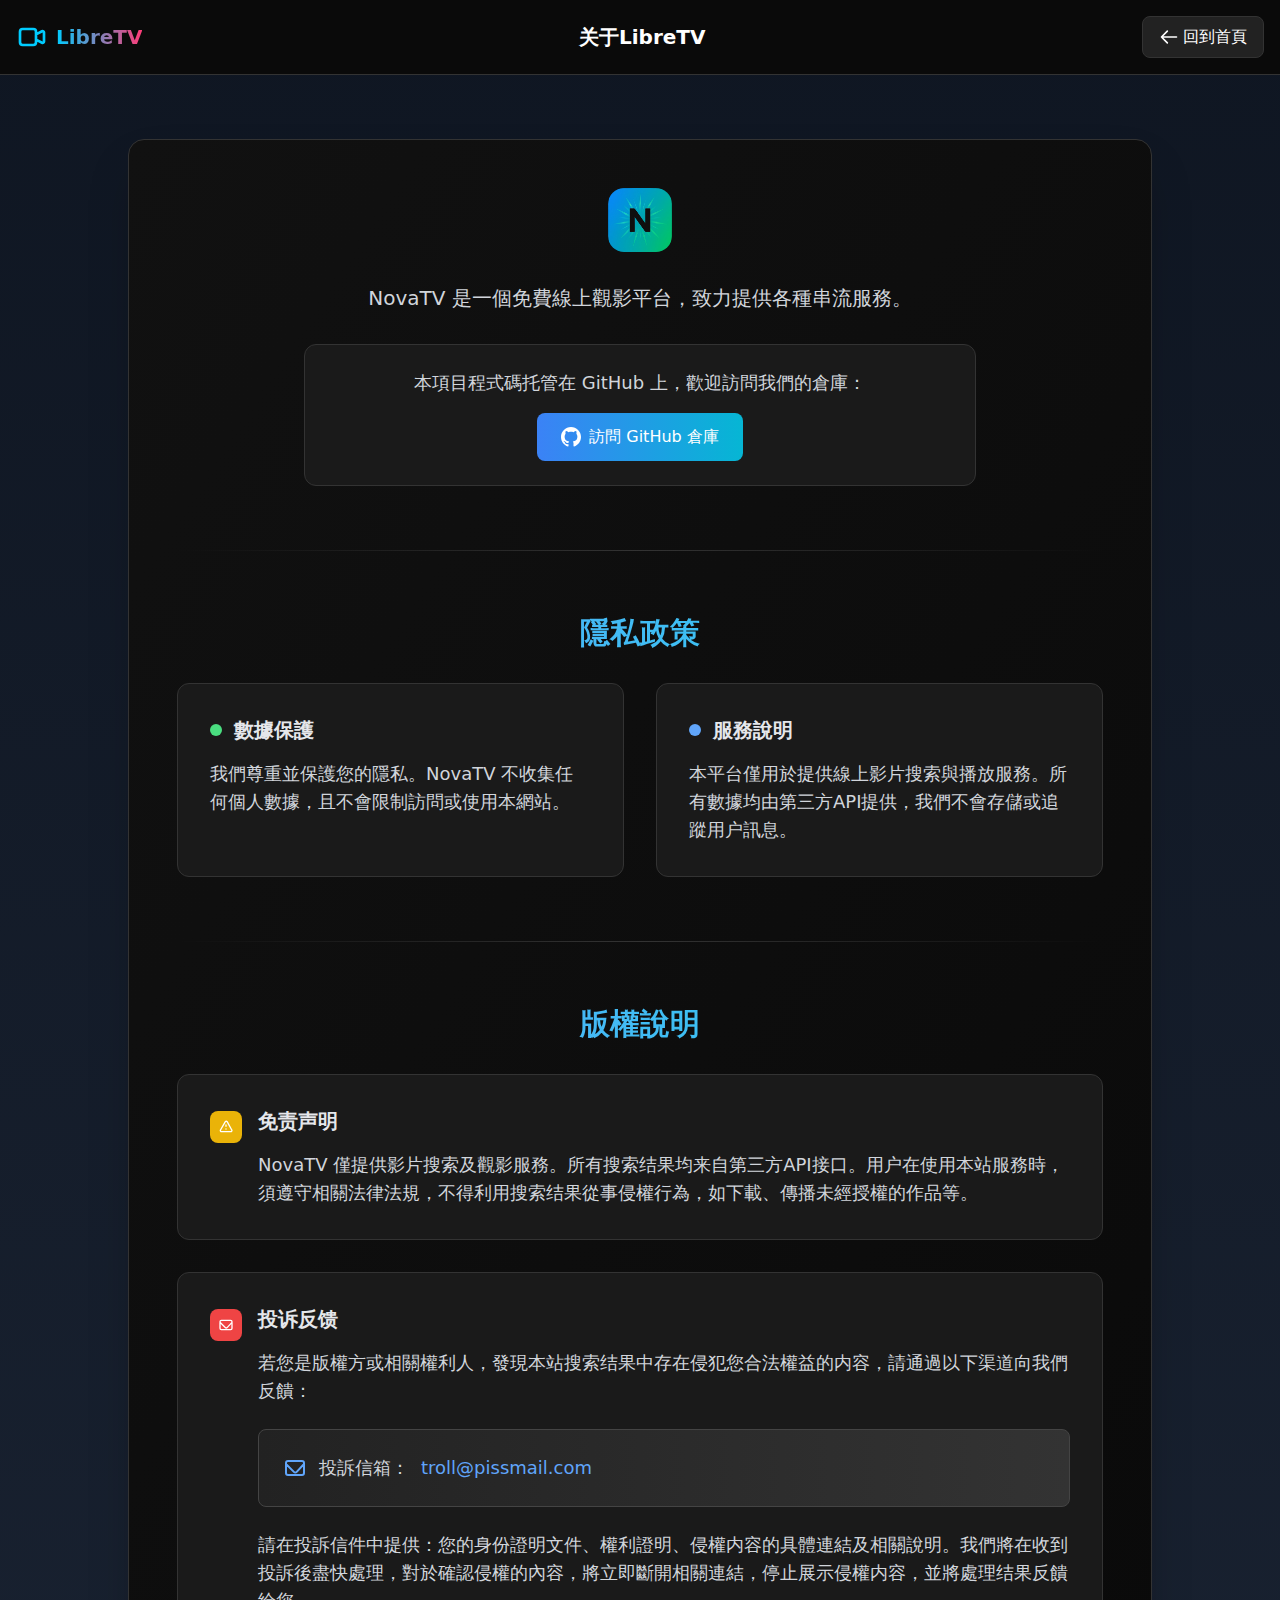
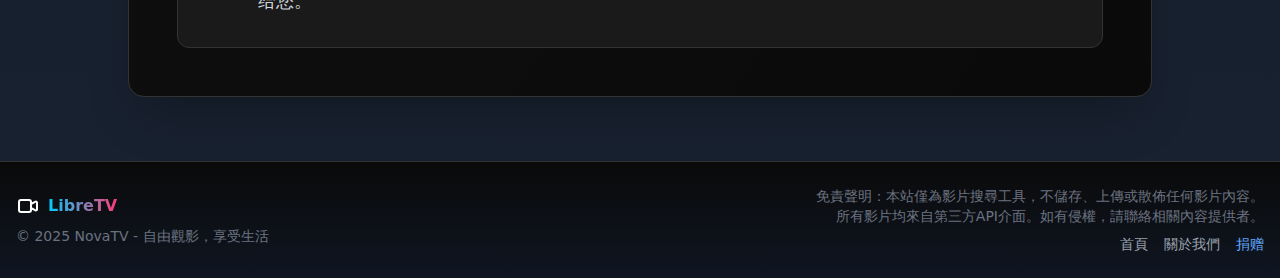
<file: about.html>
<!DOCTYPE html>
<html lang="zh">
<head>
	<meta charset="UTF-8">
	<meta name="viewport" content="width=device-width, initial-scale=1.0">
	<title>關於我們 - NovaTV</title>
	<script src="libs/tailwindcss.min.js"></script>
	<link rel="stylesheet" href="css/styles.css">
	<link rel="manifest" href="manifest.json">
	
	<!-- Favicon -->
    <link rel="icon" href="image/logo.png">
    <link rel="apple-touch-icon" href="image/logo-black.png">
</head>
<body class="page-bg text-white flex flex-col min-h-screen">
	<header class="border-b border-[#333] bg-[#0a0a0a] p-4">
        <div class="container mx-auto flex items-center">
            <div class="flex items-center">
                <a href="/" class="flex items-center">
                    <svg class="w-8 h-8 mr-2 text-[#00ccff]" fill="none" stroke="currentColor" viewBox="0 0 24 24">
                        <path stroke-linecap="round" stroke-linejoin="round" stroke-width="2" d="M15 10l4.553-2.276A1 1 0 0121 8.618v6.764a1 1 0 01-1.447.894L15 14M5 18h8a2 2 0 002-2V8a2 2 0 00-2-2H5a2 2 0 00-2 2v8a2 2 0 002 2z"></path>
                    </svg>
                    <h1 class="text-xl font-bold gradient-text">LibreTV</h1>
                </a>
            </div>
            <div class="flex-1 text-center">
                <h2 class="text-xl font-semibold">关于LibreTV</h2>
            </div>
            <div class="flex items-center">
                <a href="/" class="px-4 py-2 bg-[#222] hover:bg-[#333] border border-[#333] rounded-lg transition-colors flex items-center">
                    <svg class="w-5 h-5 mr-1" viewBox="0 0 24 24" fill="#ffffff" xmlns="http://www.w3.org/2000/svg">
                        <path d="M10 19l-7-7m0 0l7-7m-7 7h18" stroke="currentColor" stroke-width="2" stroke-linecap="round" stroke-linejoin="round"/>
                    </svg>
                    回到首頁
                </a>
            </div>
        </div>
    </header>	<main class="flex-grow container mx-auto px-4 sm:px-6 py-8 sm:py-16">
		<div class="max-w-5xl mx-auto">
			<!-- 主要内容区域 -->
			<div class="bg-gradient-to-br from-[#111] to-[#0a0a0a] border border-[#333] rounded-xl sm:rounded-2xl p-4 sm:p-8 lg:p-12 shadow-2xl">
				<!-- 项目介绍 -->				
				 <div class="text-center mb-8 sm:mb-16">
					<div class="inline-flex items-center justify-center w-12 h-12 sm:w-16 sm:h-16 rounded-xl sm:rounded-2xl mb-6 sm:mb-8">
						<img src="image/logo-black.png" alt="LibreTV Logo" class="w-12 h-12 sm:w-16 sm:h-16 rounded-xl sm:rounded-2xl">
					</div>
					
					<p class="text-gray-300 text-lg sm:text-xl mb-6 sm:mb-8 leading-relaxed max-w-3xl mx-auto px-2">
						NovaTV 是一個免費線上觀影平台，致力提供各種串流服務。
					</p>
					<div class="bg-[#1a1a1a] border border-[#333] rounded-lg sm:rounded-xl p-4 sm:p-6 max-w-2xl mx-auto">
						<p class="text-gray-300 text-base sm:text-lg mb-4 px-1">
							本項目程式碼托管在 GitHub 上，歡迎訪問我們的倉庫：
						</p>
						<a href="https://github.com/LibreSpark/LibreTV" class="inline-flex items-center px-4 sm:px-6 py-2 sm:py-3 bg-gradient-to-r from-blue-500 to-cyan-500 hover:from-blue-600 hover:to-cyan-600 text-white text-sm sm:text-base font-medium rounded-lg transition-all duration-300 transform hover:scale-105" target="_blank" rel="noopener">
							<svg class="w-4 h-4 sm:w-5 sm:h-5 mr-2" fill="currentColor" viewBox="0 0 24 24">
								<path d="M12 0c-6.626 0-12 5.373-12 12 0 5.302 3.438 9.8 8.207 11.387.599.111.793-.261.793-.577v-2.234c-3.338.726-4.033-1.416-4.033-1.416-.546-1.387-1.333-1.756-1.333-1.756-1.089-.745.083-.729.083-.729 1.205.084 1.839 1.237 1.839 1.237 1.07 1.834 2.807 1.304 3.492.997.107-.775.418-1.305.762-1.604-2.665-.305-5.467-1.334-5.467-5.931 0-1.311.469-2.381 1.236-3.221-.124-.303-.535-1.524.117-3.176 0 0 1.008-.322 3.301 1.23.957-.266 1.983-.399 3.003-.404 1.02.005 2.047.138 3.006.404 2.291-1.552 3.297-1.23 3.297-1.23.653 1.653.242 2.874.118 3.176.77.84 1.235 1.911 1.235 3.221 0 4.609-2.807 5.624-5.479 5.921.43.372.823 1.102.823 2.222v3.293c0 .319.192.694.801.576 4.765-1.589 8.199-6.086 8.199-11.386 0-6.627-5.373-12-12-12z"/>
							</svg>
							<span class="break-words">訪問 GitHub 倉庫</span>
						</a>
					</div>
				</div>				<!-- 分割线 -->
				<div class="w-full h-px bg-gradient-to-r from-transparent via-[#333] to-transparent mb-8 sm:mb-16"></div>

				<!-- 隐私政策 -->
				<div class="mb-8 sm:mb-16">
					<h2 class="text-2xl sm:text-3xl font-bold mb-6 sm:mb-8 text-center bg-gradient-to-r from-blue-400 to-cyan-400 bg-clip-text text-transparent">隱私政策</h2>
					<div class="grid grid-cols-1 md:grid-cols-2 gap-4 sm:gap-8">
						<div class="bg-[#1a1a1a] border border-[#333] rounded-xl p-4 sm:p-8">
							<div class="flex items-center mb-3 sm:mb-4">
								<div class="w-3 h-3 bg-green-400 rounded-full mr-3"></div>
								<h3 class="text-lg sm:text-xl font-semibold text-gray-200">數據保護</h3>
							</div>
							<p class="text-gray-300 text-base sm:text-lg leading-relaxed">
								我們尊重並保護您的隱私。NovaTV 不收集任何個人數據，且不會限制訪問或使用本網站。
							</p>
						</div>
						<div class="bg-[#1a1a1a] border border-[#333] rounded-xl p-4 sm:p-8">
							<div class="flex items-center mb-3 sm:mb-4">
								<div class="w-3 h-3 bg-blue-400 rounded-full mr-3"></div>
								<h3 class="text-lg sm:text-xl font-semibold text-gray-200">服務說明</h3>
							</div>
							<p class="text-gray-300 text-base sm:text-lg leading-relaxed">
								本平台僅用於提供線上影片搜索與播放服務。所有數據均由第三方API提供，我們不會存儲或追蹤用户訊息。
							</p>
						</div>
					</div>
				</div>

				<!-- 分割线 -->
				<div class="w-full h-px bg-gradient-to-r from-transparent via-[#333] to-transparent mb-8 sm:mb-16"></div>				<!-- 版权声明与投诉机制 -->
				<div>
					<h2 class="text-2xl sm:text-3xl font-bold mb-6 sm:mb-8 text-center bg-gradient-to-r from-blue-400 to-cyan-400 bg-clip-text text-transparent">版權說明</h2>
					<div class="space-y-6 sm:space-y-8">
						<div class="bg-[#1a1a1a] border border-[#333] rounded-xl p-4 sm:p-8">
							<div class="flex items-start">
								<div class="flex-shrink-0 w-8 h-8 bg-yellow-500 rounded-lg flex items-center justify-center mr-3 sm:mr-4 mt-1">
									<svg class="w-4 h-4 text-white" fill="none" stroke="currentColor" viewBox="0 0 24 24">
										<path stroke-linecap="round" stroke-linejoin="round" stroke-width="2" d="M12 9v2m0 4h.01m-6.938 4h13.856c1.54 0 2.502-1.667 1.732-2.5L13.732 4c-.77-.833-1.964-.833-2.732 0L3.732 16.5c-.77.833.192 2.5 1.732 2.5z"></path>
									</svg>
								</div>
								<div>
									<h3 class="text-lg sm:text-xl font-semibold text-gray-200 mb-3 sm:mb-4">免责声明</h3>
									<p class="text-gray-300 text-base sm:text-lg leading-relaxed">
										NovaTV 僅提供影片搜索及觀影服務。所有搜索结果均来自第三方API接口。用户在使用本站服務時，須遵守相關法律法規，不得利用搜索结果從事侵權行為，如下載、傳播未經授權的作品等。
									</p>
								</div>
							</div>
						</div>
						
						<div class="bg-[#1a1a1a] border border-[#333] rounded-xl p-4 sm:p-8">
							<div class="flex items-start">
								<div class="flex-shrink-0 w-8 h-8 bg-red-500 rounded-lg flex items-center justify-center mr-3 sm:mr-4 mt-1">
									<svg class="w-4 h-4 text-white" fill="none" stroke="currentColor" viewBox="0 0 24 24">
										<path stroke-linecap="round" stroke-linejoin="round" stroke-width="2" d="M3 8l7.89 7.89a2 2 0 002.83 0L21 8M5 19h14a2 2 0 002-2V7a2 2 0 00-2-2H5a2 2 0 00-2 2v10a2 2 0 002 2z"></path>
									</svg>
								</div>
								<div class="flex-1">
									<h3 class="text-lg sm:text-xl font-semibold text-gray-200 mb-3 sm:mb-4">投诉反馈</h3>
									<p class="text-gray-300 text-base sm:text-lg mb-4 sm:mb-6 leading-relaxed">
										若您是版權方或相關權利人，發現本站搜索结果中存在侵犯您合法權益的内容，請通過以下渠道向我們反饋：
									</p>
									<div class="bg-gradient-to-r from-[#222] to-[#333] border border-[#444] rounded-lg p-4 sm:p-6 mb-4 sm:mb-6">
										<div class="flex items-center flex-wrap">
											<svg class="w-5 h-5 sm:w-6 sm:h-6 text-blue-400 mr-2 sm:mr-3 flex-shrink-0" fill="none" stroke="currentColor" viewBox="0 0 24 24">
												<path stroke-linecap="round" stroke-linejoin="round" stroke-width="2" d="M3 8l7.89 7.89a2 2 0 002.83 0L21 8M5 19h14a2 2 0 002-2V7a2 2 0 00-2-2H5a2 2 0 00-2 2v10a2 2 0 002 2z"></path>
											</svg>
											<span class="text-gray-300 text-base sm:text-lg font-medium mr-2 sm:mr-3">投訴信箱：</span>
											<a href="pomelo.yolo@gmail.com" class="text-blue-400 hover:text-blue-300 transition-colors text-base sm:text-lg font-medium break-all">troll@pissmail.com</a>
										</div>
									</div>
									<p class="text-gray-300 text-base sm:text-lg leading-relaxed">
										請在投訴信件中提供：您的身份證明文件、權利證明、侵權内容的具體連結及相關說明。我們將在收到投訴後盡快處理，對於確認侵權的內容，將立即斷開相關連結，停止展示侵權内容，並將處理结果反饋给您。
									</p>
								</div>
							</div>
						</div>
					</div>
				</div>
			</div>
		</div>
	</main>
	<footer class="footer py-6 border-t border-[#333] bg-[#0a0a0a]">
        <div class="container mx-auto px-4">
            <div class="flex flex-col md:flex-row justify-between items-center">
                <div class="mb-4 md:mb-0">
                    <div class="flex items-center justify-center md:justify-start">
                        <svg class="w-6 h-6 mr-2" fill="none" stroke="currentColor" viewBox="0 0 24 24">
                            <path stroke-linecap="round" stroke-linejoin="round" stroke-width="2" d="M15 10l4.553-2.276A1 1 0 0121 8.618v6.764a1 1 0 01-1.447.894L15 14M5 18h8a2 2 0 002-2V8a2 2 0 00-2-2H5a2 2 0 00-2 2v8a2 2 0 002 2z"></path>
                        </svg>
                        <span class="gradient-text font-bold">LibreTV</span>
                    </div>
                    <p class="text-gray-500 text-sm mt-2 text-center md:text-left">© 2025 NovaTV - 自由觀影，享受生活</p>
                </div>
                
                <div class="text-center md:text-right">
                    <p class="text-gray-500 text-sm max-w-md">
                        免責聲明：本站僅為影片搜尋工具，不儲存、上傳或散佈任何影片內容。
                        所有影片均來自第三方API介面。如有侵權，請聯絡相關內容提供者。
                    </p>
                    <div class="mt-2 flex justify-center md:justify-end space-x-4">
                        <a href="/" class="text-gray-400 hover:text-white text-sm transition-colors">首頁</a>
                        <a href="about.html" class="text-gray-400 hover:text-white text-sm transition-colors">關於我們</a>
                        <a href="https://www.msf.hk/zh-hant/donate/general?type=one-off" target="_blank" rel="noopener" class="text-blue-400 hover:text-blue-300 text-sm transition-colors">捐赠</a>
                    </div>
                </div>
            </div>
        </div>
    </footer>
</body>
</html>
</file>
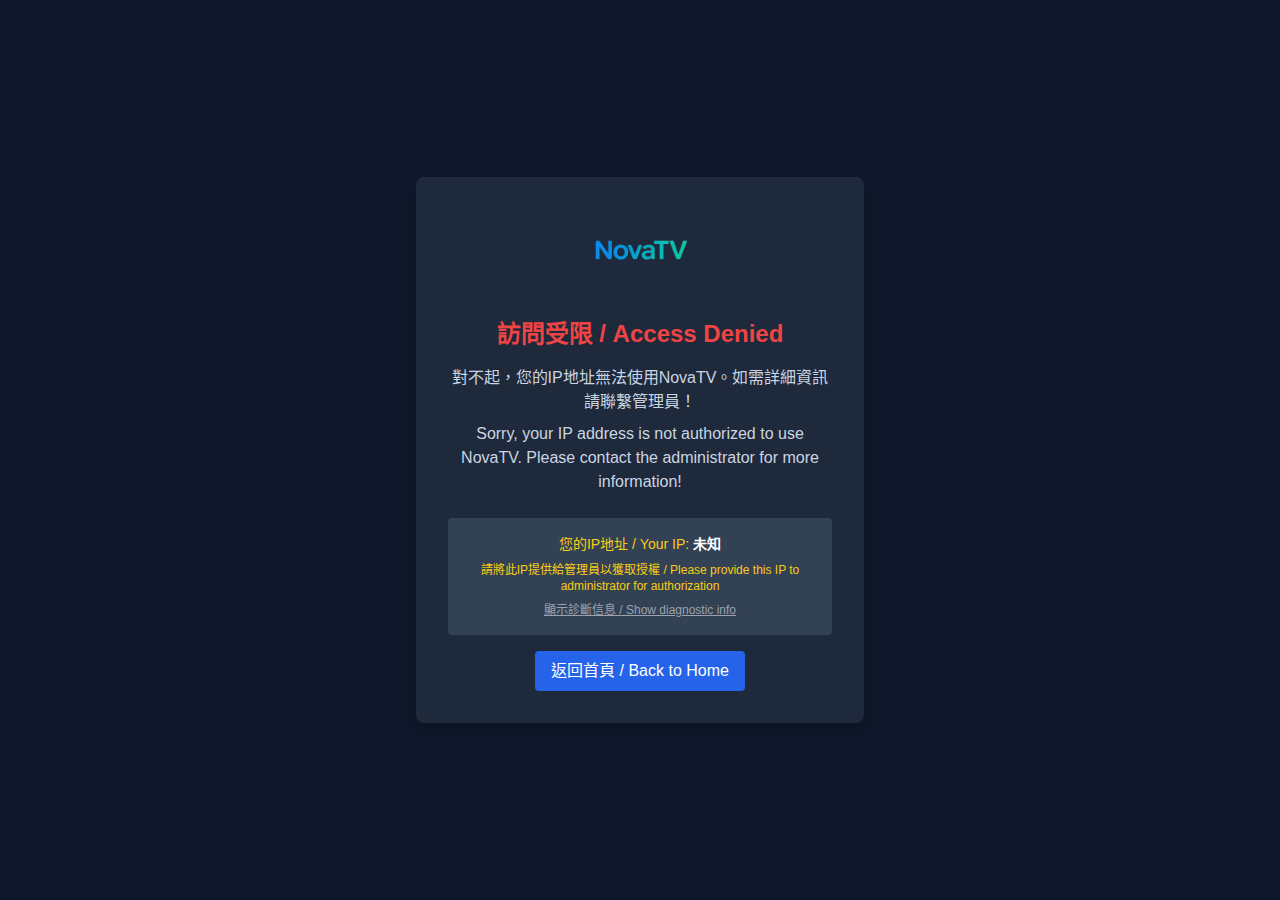
<file: ip-error.html>
<!DOCTYPE html>
<html lang="zh-TW">
<head>
    <meta charset="UTF-8">
    <meta name="viewport" content="width=device-width, initial-scale=1.0">
    <title>IP 訪問受限 - NovaTV</title>
    <script src="libs/tailwindcss.min.js"></script>
    <style>
        body {
            font-family: Arial, sans-serif;
            background-color: #0f172a;
            color: #f1f5f9;
        }
    </style>
</head>
<body class="flex items-center justify-center min-h-screen p-4">
    <div class="max-w-md p-8 mx-auto bg-slate-800 rounded-lg shadow-lg text-center">
        <img src="image/logo.png" alt="NovaTV Logo" class="w-32 mx-auto mb-6">
        
        <h1 class="mb-4 text-2xl font-bold text-red-500">訪問受限 / Access Denied</h1>
        
        <div class="mb-6 text-slate-300">
            <p class="mb-2">對不起，您的IP地址無法使用NovaTV。如需詳細資訊請聯繫管理員！</p>
            <p>Sorry, your IP address is not authorized to use NovaTV. Please contact the administrator for more information!</p>
        </div>
        
        <div class="p-4 mb-4 text-sm bg-slate-700 rounded">
            <p class="text-yellow-400" id="ip-display">正在檢查您的IP地址... / Checking your IP address...</p>
        </div>
        
        <a href="index.html" class="inline-block px-4 py-2 text-white bg-blue-600 rounded hover:bg-blue-700">
            返回首頁 / Back to Home
        </a>
    </div>

    <script>
        // 顯示客戶端IP和診斷信息
        function showIPInfo() {
            // 從sessionStorage獲取IP信息
            const blockedIP = sessionStorage.getItem('blockedIP') || '未知';
            let whitelistText = '';
            
            try {
                const whitelist = JSON.parse(sessionStorage.getItem('ipWhitelist') || '[]');
                whitelistText = whitelist.join(', ') || '無數據';
            } catch (e) {
                whitelistText = '無法讀取白名單';
            }
            
            // 顯示IP信息
            document.getElementById('ip-display').innerHTML = 
                `您的IP地址 / Your IP: <span class="font-bold text-white">${blockedIP}</span><br>` +
                `<span class="text-xs mt-2 block">請將此IP提供給管理員以獲取授權 / Please provide this IP to administrator for authorization</span>`;
            
            // 添加一個調試按鈕
            const debugButton = document.createElement('button');
            debugButton.className = 'mt-2 text-xs text-gray-400 underline';
            debugButton.textContent = '顯示診斷信息 / Show diagnostic info';
            debugButton.onclick = function() {
                const debugInfo = document.createElement('div');
                debugInfo.className = 'mt-2 text-xs text-left text-gray-400';
                debugInfo.innerHTML = `
                    <p class="mb-1">白名單IP / Whitelist IPs:</p>
                    <p class="mb-2 pl-2">${whitelistText}</p>
                    <p class="mb-1">如何解決 / How to fix:</p>
                    <p class="pl-2">1. 請管理員將您的IP添加到白名單 / Ask admin to add your IP to whitelist</p>
                    <p class="pl-2">2. 如果您使用VPN，請嘗試關閉 / If using VPN, try turning it off</p>
                `;
                this.parentNode.replaceChild(debugInfo, this);
            };
            document.getElementById('ip-display').appendChild(debugButton);
        }
        
        // 如果沒有從sessionStorage獲取到IP，則嘗試從API獲取
        async function fetchIPIfNeeded() {
            if (!sessionStorage.getItem('blockedIP')) {
                try {
                    const response = await fetch('https://api.ipify.org?format=json');
                    const data = await response.json();
                    sessionStorage.setItem('blockedIP', data.ip);
                } catch (error) {
                    console.error('Error getting IP:', error);
                }
            }
            showIPInfo();
        }
        
        document.addEventListener('DOMContentLoaded', fetchIPIfNeeded);
    </script>
</body>
</html>
</file>
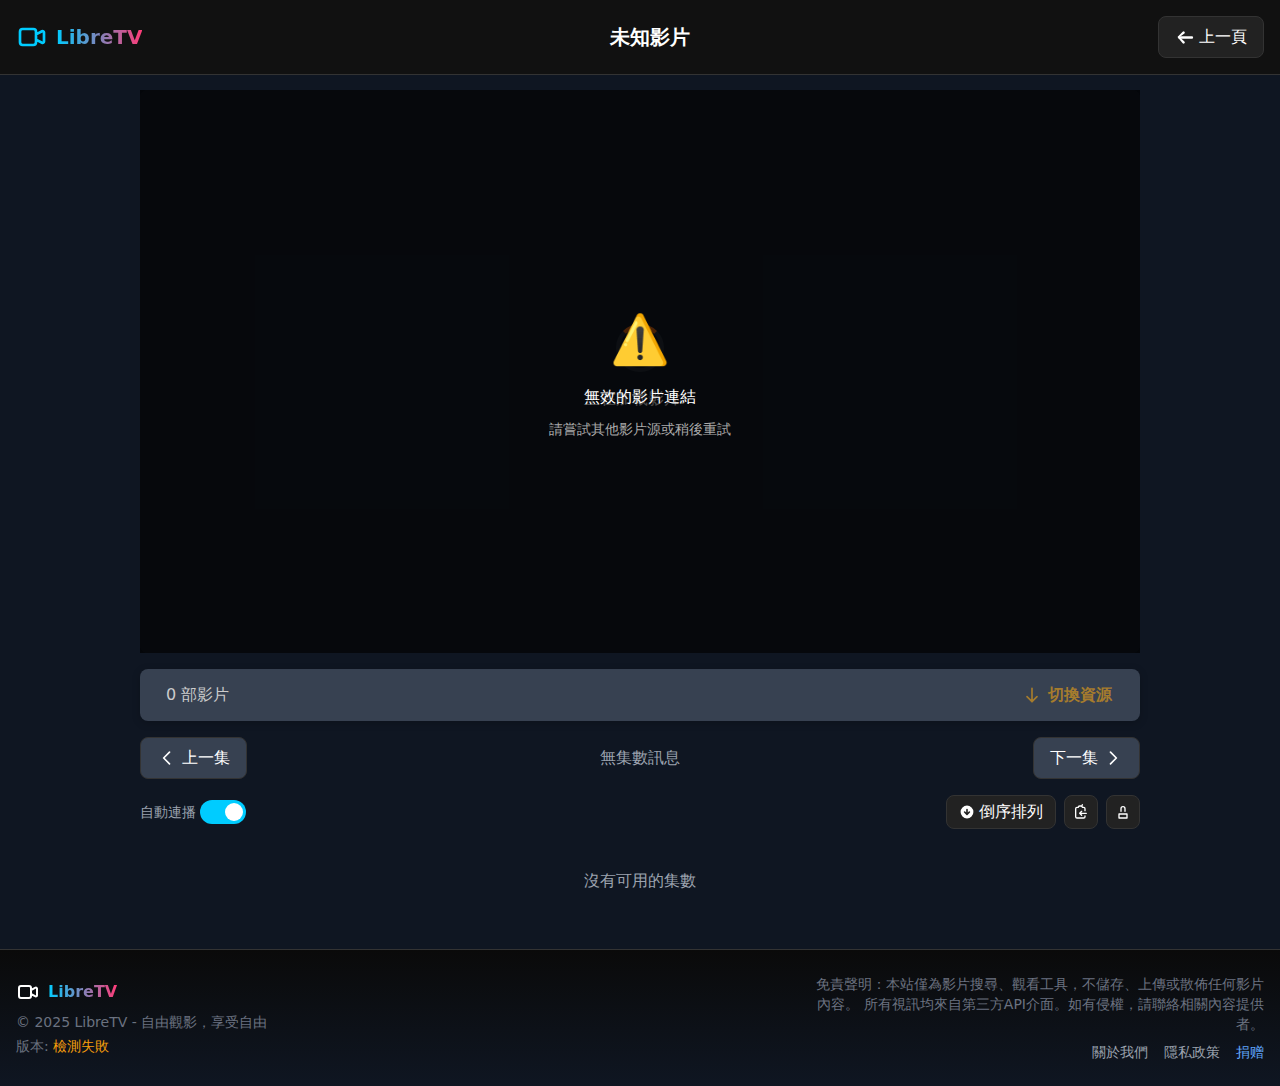
<file: player.html>
<!DOCTYPE html>
<html lang="zh">
<head>
    <meta charset="UTF-8">
    <meta name="viewport" content="width=device-width, initial-scale=1.0">
    <meta name="referrer" content="same-origin">
    <title>LibreTV 播放器</title>

    <!-- Favicon -->
    <link rel="icon" href="image/logo.png">
    <link rel="apple-touch-icon" href="image/logo-black.png">
    <link rel="manifest" href="manifest.json">

    <script src="libs/tailwindcss.min.js"></script>
    <script src="js/version-check.js"></script>
    <link rel="stylesheet" href="css/styles.css">
    <link rel="stylesheet" href="css/player.css">
    
    <meta http-equiv="Cache-Control" content="no-store, must-revalidate">
    <meta http-equiv="Pragma" content="no-cache">
    <meta http-equiv="Expires" content="0">
</head>
<body>
    <header class="player-header-fixed p-4 flex items-center border-b border-[#333] gap-2">
        <div class="flex items-center min-w-0">
            <button id="homeButton" type="button" class="flex items-center min-w-0 cursor-pointer home-button">
                <svg class="w-8 h-8 mr-2 text-[#00ccff] logo-icon" fill="none" stroke="currentColor" viewBox="0 0 24 24">
                    <path stroke-linecap="round" stroke-linejoin="round" stroke-width="2" d="M15 10l4.553-2.276A1 1 0 0121 8.618v6.764a1 1 0 01-1.447.894L15 14M5 18h8a2 2 0 002-2V8a2 2 0 00-2-2H5a2 2 0 00-2 2v8a2 2 0 002 2z"></path>
                </svg>
                <h1 class="text-xl font-bold gradient-text logo-text">LibreTV</h1>
            </button>
        </div>
        <h2 id="videoTitle" class="text-xl font-semibold flex-1 text-center overflow-x-auto whitespace-nowrap truncate custom-title-scroll"></h2>
        <a href="#" id="goBack" onclick="goBack(event)" class="px-4 py-2 bg-[#222] hover:bg-[#333] border border-[#333] rounded-lg transition-colors flex items-center min-w-0 home-btn">
            <svg class="w-5 h-5 mr-1" viewBox="0 0 24 24" fill="#ffffff" xmlns="http://www.w3.org/2000/svg">
                <path d="M5.25 11h15a1.5 1.5 0 1 1 0 3H5.25a1.5 1.5 0 0 1 0-3z"/>
                <path d="M5.55 12 11.3 17.3a1.5 1.5 0 1 1-2.12 2.12L3 12l6.18-6.18a1.5 1.5 0 1 1 2.12 2.12L5.55 12z"/>
            </svg>
            <span class="home-btn-text">上一頁</span>
        </a>
    </header>

    <!-- 密码验证弹窗 -->
    <div id="passwordModal" class="fixed inset-0 bg-black/95 hidden items-center justify-center z-[65] transition-opacity duration-300">
        <div class="bg-[#111] p-8 rounded-lg w-11/12 max-w-md border border-[#333] max-h-[90vh] flex flex-col">
            <div class="flex justify-between items-center mb-6 flex-none">
                <h2 class="text-2xl font-bold gradient-text">訪問驗證</h2>
            </div>
            <div class="mb-6">
                <p class="text-gray-300 mb-4">請輸入授權碼繼續訪問</p>
                <form id="passwordForm" onsubmit="handlePasswordSubmit(); return false;">
                    <input type="text" name="username" id="username" autocomplete="username" style="display:none" tabindex="-1" aria-hidden="true">
                    <input type="password" id="passwordInput" class="w-full bg-[#111] border border-[#333] text-white px-4 py-3 rounded-lg focus:outline-none focus:border-white transition-colors" placeholder="授權碼..." autocomplete="new-password">
                    <button id="passwordSubmitBtn" type="submit" class="mt-4 w-full bg-blue-600 hover:bg-blue-700 text-white px-4 py-2 rounded">提交</button>
                </form>
                <p id="passwordError" class="text-red-500 mt-2 hidden">授權碼錯誤，請重試</p>
            </div>
        </div>
    </div>

    <main class="container mx-auto px-4 py-4">        <!-- 视频播放区 -->
        <div id="playerContainer" class="player-container mb-4">
            <div class="relative">
                <div id="player" class="player-placeholder">
                    <!-- Initial loading state before JavaScript loads -->
                    <div class="player-loading-overlay">
                        <div class="player-loading-spinner"></div>
                        <div class="player-loading-text" id="loading-title">正在加載影片...</div>
                    </div>
                </div>
                <div class="loading-container" id="player-loading" style="display: none;">
                    <div class="loading-spinner"></div>
                    <div>正在加载视频...</div>
                </div>
                <div class="error-container" id="error">
                    <div class="error-icon">⚠️</div>
                    <div id="error-message">影片加載失敗</div>
                    <div class="error-message-sub">請嘗試其他影片源或稍後重試</div>
                </div>
            </div>
        </div>

        <!-- 源信息 -->
        <div class="player-container flex justify-between py-2 px-4 mb-2 bg-gray-700" id="resourceInfoBarContainer">
            <!-- 资源信息卡片、切换按钮、视频数将由JS动态渲染 -->
        </div>

        <!-- 集数导航 -->
        <div class="player-container">
            <div class="flex justify-between items-center my-4">
                <button onclick="playPreviousEpisode()" id="prevButton" class="px-4 py-2 bg-[#222] hover:bg-[#333] border border-[#333] rounded-lg transition-colors">
                    <svg class="w-5 h-5 inline-block" fill="none" stroke="currentColor" viewBox="0 0 24 24">
                        <path stroke-linecap="round" stroke-linejoin="round" stroke-width="2" d="M15 19l-7-7 7-7"></path>
                    </svg>
                    上一集
                </button>
                <span class="text-gray-400" id="episodeInfo">加載中...</span>
                <button onclick="playNextEpisode()" id="nextButton" class="px-4 py-2 bg-[#222] hover:bg-[#333] border border-[#333] rounded-lg transition-colors">
                    下一集
                    <svg class="w-5 h-5 inline-block" fill="none" stroke="currentColor" viewBox="0 0 24 24">
                        <path stroke-linecap="round" stroke-linejoin="round" stroke-width="2" d="M9 5l7 7-7 7"></path>
                    </svg>
                </button>
            </div>
        </div>

        <!-- 添加自动播放开关和排序按钮 -->
        <div class="player-container mb-2">
            <div class="flex flex-wrap justify-end items-center gap-2">
                <!-- 自动连播开关 - 分组到左边 -->
                <div class="flex items-center gap-1 flex-shrink-0 mr-auto">
                    <span class="text-gray-400 text-sm whitespace-nowrap">自動連播</span>
                    <label class="switch">
                        <input type="checkbox" id="autoplayToggle">
                        <span class="slider"></span>
                    </label>
                </div>
                
                <!-- 把各种功能按钮放在右侧 - 在小屏幕上各自占一行 -->
                <div class="flex flex-wrap justify-end gap-2">
                    <!-- 倒序排列按钮 -->
                    <button onclick="toggleEpisodeOrder()" class="px-3 py-1 bg-[#222] hover:bg-[#333] border border-[#333] rounded-lg transition-colors flex items-center space-x-1 flex-shrink-0">
                        <svg xmlns="http://www.w3.org/2000/svg" class="h-4 w-4" id="orderIcon" viewBox="0 0 20 20" fill="currentColor">
                            <path fill-rule="evenodd" d="M10 18a8 8 0 100-16 8 8 0 000 16zm1-11a1 1 0 10-2 0v3.586L7.707 9.293a1 1 0 00-1.414 1.414l3 3a1 1 0 001.414 0l3-3a1 1 0 00-1.414-1.414L11 10.586V7z" clip-rule="evenodd" />
                        </svg>
                        <span id="orderText">倒序排列</span>
                    </button>
                    
                    <!-- 复制链接按钮 -->
                    <button title="複製播放連結" onclick="copyLinks()" class="px-2 py-1 bg-[#222] hover:bg-[#333] border border-[#333] text-white rounded-lg transition">
                        <svg xmlns="http://www.w3.org/2000/svg" class="h-4 w-4" fill="none" viewBox="0 0 24 24" stroke="currentColor">
                            <path stroke-linecap="round" stroke-linejoin="round" stroke-width="2" d="M8 5H6a2 2 0 00-2 2v12a2 2 0 002 2h10a2 2 0 002-2v-1M8 5a2 2 0 012-2h2a2 2 0 002-2M8 5a2 2 0 012-2h2a2 2 0 012 2m0 0h2a2 2 0 012 2v3m2 4H10m0 0l3-3m-3 3l3 3" />
                        </svg>
                    </button>
                    
                    <!-- 锁定控制按钮 - 始终显示在最右侧 -->
                    <button id="lockToggle" onclick="toggleControlsLock()" title="鎖定控制" 
                            class="px-2 py-1 bg-[#222] hover:bg-[#333] border border-[#333] text-white rounded-lg transition flex-shrink-0">
                        <svg id="lockIcon" class="w-4 h-4" fill="none" stroke="currentColor" viewBox="0 0 24 24">
                            <!-- 默认状态：未锁图标 -->
                            <path stroke-linecap="round" stroke-linejoin="round" stroke-width="2"
                                d="M15 11V7a3 3 0 00-6 0v4m-3 4h12v6H6v-6z" />
                        </svg>
                    </button>
                </div>
            </div>
        </div>

        <!-- 集数网格 -->
        <div class="player-container">
            <div class="episode-grid" id="episodesGrid">
                <div class="grid grid-cols-2 sm:grid-cols-4 md:grid-cols-6 lg:grid-cols-8 gap-2" id="episodesList">
                    <!-- 集数将在这里动态加载 -->
                    <div class="col-span-full text-center text-gray-400 py-8">加載中...</div>
                </div>
            </div>
        </div>
    </main>

    <!-- 添加快捷键提示元素 -->
    <div class="shortcut-hint" id="shortcutHint">
        <svg class="w-6 h-6" fill="none" stroke="currentColor" viewBox="0 0 24 24" id="shortcutIcon">
            <path stroke-linecap="round" stroke-linejoin="round" stroke-width="2" d="M15 19l-7-7 7-7"></path>
        </svg>
        <span id="shortcutText"></span>
    </div>

    <!-- 页脚区域 -->
    <footer class="footer mt-2 py-6 border-t border-[#333] bg-[#0a0a0a]">
        <div class="container mx-auto px-4">
            <div class="flex flex-col md:flex-row justify-between items-center">
                <div class="mb-4 md:mb-0">
                    <div class="flex items-center justify-center md:justify-start">
                        <svg class="w-6 h-6 mr-2" fill="none" stroke="currentColor" viewBox="0 0 24 24">
                            <path stroke-linecap="round" stroke-linejoin="round" stroke-width="2" d="M15 10l4.553-2.276A1 1 0 0121 8.618v6.764a1 1 0 01-1.447.894L15 14M5 18h8a2 2 0 002-2V8a2 2 0 00-2-2H5a2 2 0 00-2 2v8a2 2 0 002 2z"></path>
                        </svg>
                        <span class="gradient-text font-bold">LibreTV</span>
                    </div>
                    <p class="text-gray-500 text-sm mt-2 text-center md:text-left">© 2025 LibreTV - 自由觀影，享受自由</p>
                </div>
                
                <div class="text-center md:text-right">
                    <p class="text-gray-500 text-sm max-w-md">
                        免責聲明：本站僅為影片搜尋、觀看工具，不儲存、上傳或散佈任何影片內容。
                        所有視訊均來自第三方API介面。如有侵權，請聯絡相關內容提供者。
                    </p>
                    <div class="mt-2 flex justify-center md:justify-end space-x-4">
                        <a href="about.html" class="text-gray-400 hover:text-white text-sm transition-colors">關於我們</a>
                        <a href="about.html" class="text-gray-400 hover:text-white text-sm transition-colors">隱私政策</a>
                        <a href="https://www.msf.hk/zh-hant/donate/general?type=one-off" target="_blank" rel="noopener" class="text-blue-400 hover:text-blue-300 text-sm transition-colors">捐赠</a>
                    </div>
                </div>
            </div>
        </div>
    </footer>

    <!-- 换源模态框 -->
    <div id="modal" class="fixed inset-0 bg-black/60 hidden flex items-center justify-center transition-opacity duration-300 z-[10000]">
        <div class="bg-[#111] p-8 rounded-lg w-11/12 max-w-4xl border border-[#333] max-h-[90vh] flex flex-col">
            <div class="flex justify-between items-center mb-6 flex-none">
                <h2 id="modalTitle" class="text-2xl font-bold gradient-text break-words pr-4 max-w-[80%]"></h2>
                <button onclick="closeModal()" class="text-gray-400 hover:text-white text-2xl transition-colors flex-shrink-0">&times;</button>
            </div>
            <div id="modalContent" class="overflow-auto flex-1 min-h-0">
                <div class="grid grid-cols-2 sm:grid-cols-4 md:grid-cols-6 lg:grid-cols-8 gap-2">
                </div>
            </div>
        </div>
    </div>

    <!-- 添加 loading 提示框 -->
    <div id="loading" class="fixed inset-0 bg-black/80 hidden items-center justify-center z-[10001]">
        <div class="bg-[#111] p-8 rounded-lg border border-[#333] flex items-center space-x-4">
            <div class="w-8 h-8 border-4 border-white border-t-transparent rounded-full animate-spin"></div>
            <p class="text-white text-lg">加載中...</p>
        </div>
    </div>

    <!-- 引入纯 JS sha256（HTTP 下依然可用） -->
    <script src="libs/sha256.min.js"></script>
    <script>
        // 保存原始 js‑sha256 实现，避免被 password.js 覆盖
        window._jsSha256 = window.sha256;
    </script>
    
    <script src="libs/hls.min.js" crossorigin="anonymous"></script>
    <script src="libs/artplayer.min.js" crossorigin="anonymous"></script>

    <script src="js/config.js"></script>
    <script src="js/proxy-auth.js"></script>
    <script src="js/customer_site.js"></script>
    <script src="js/password.js"></script>
    <script src="js/ui.js"></script>
    <script src="js/api.js"></script>
    <script src="js/search.js"></script>
    <script src="js/player.js"></script>

    <script>
        // 创建全局环境变量对象
        window.__ENV__ = window.__ENV__ || {};
        
        // 注入服务器端环境变量 (将由服务器端替换)
        // PASSWORD 变量将在这里被服务器端注入
        window.__ENV__.PASSWORD = "{{PASSWORD}}";

        // 修复 home 跳转
        document.addEventListener('DOMContentLoaded', function() {
            // 使用事件委托处理首页按钮点击
            document.body.addEventListener('click', function(event) {
                const homeButton = event.target.closest('#homeButton');
                if (homeButton) {
                    event.preventDefault();
                    event.stopPropagation();

                    // 如果是在iframe中打开的，尝试关闭iframe
                    if (window.self !== window.top) {
                        try {
                            // 尝试调用父窗口的关闭播放器函数
                            window.parent.closeVideoPlayer && window.parent.closeVideoPlayer(true);
                            return;
                        } catch (e) {
                            console.error('調用窗口closeVideoPlayer失敗:', e);
                        }
                    }

                    // 多重兜底跳转
                    try {
                            window.location.href = '/';
                    } catch (e) {
                        try {
                            window.location.replace('/');
                        } catch (e2) {
                            window.location.assign('/');
                    }
                    }
                    return false;
                }
            });
        });
    </script>
</body>
</html>
</file>
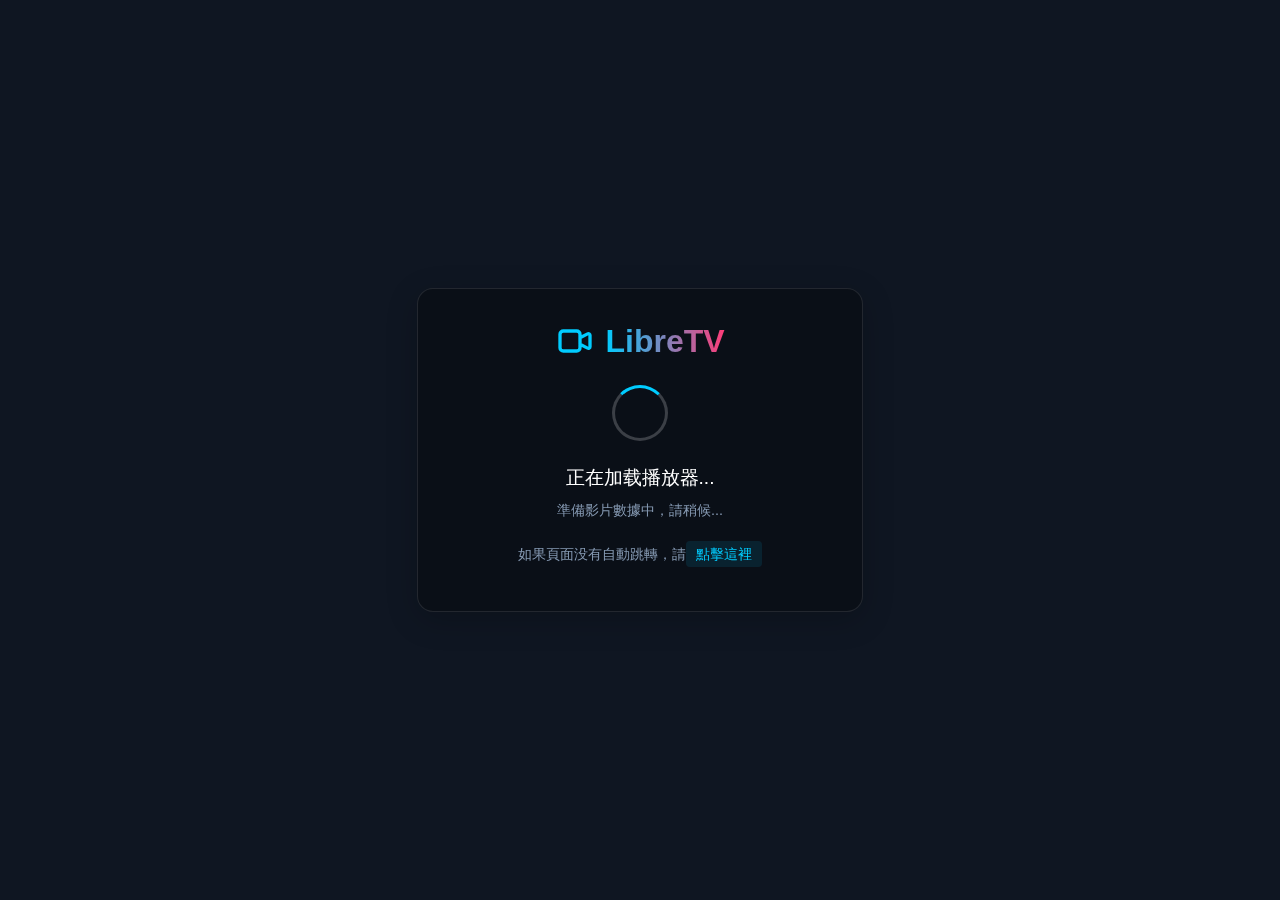
<file: watch.html>
<!DOCTYPE html>
<html lang="zh">
<head>
    <meta charset="UTF-8">
    <meta name="viewport" content="width=device-width, initial-scale=1.0">
    <meta http-equiv="refresh" content="3; url=player.html">
    <title>正在跳轉到播放器...</title>
    <link rel="manifest" href="manifest.json">
    <link rel="stylesheet" href="css/watch.css">
    <script src="js/watch.js"></script>
</head>
<body>
    <div class="redirect-container">
        <div class="logo-container">
            <svg class="logo-icon" fill="none" stroke="currentColor" viewBox="0 0 24 24">
                <path stroke-linecap="round" stroke-linejoin="round" stroke-width="2" d="M15 10l4.553-2.276A1 1 0 0121 8.618v6.764a1 1 0 01-1.447.894L15 14M5 18h8a2 2 0 002-2V8a2 2 0 00-2-2H5a2 2 0 00-2 2v8a2 2 0 002 2z"></path>
            </svg>
            <h1 class="logo-text">LibreTV</h1>
        </div>
        <div class="loading-animation"></div>
        <div class="redirect-message">正在加载播放器...</div>
        <div id="redirect-status">準備影片數據中，請稍候...</div>
        <p class="redirect-hint">如果頁面没有自動跳轉，請<a href="player.html" id="manual-redirect">點擊這裡</a></p>
    </div>
</body>
</html>
</file>
<file: css/styles.css>
/* 
LibreTV 全局样式
包含多个页面共享的基础样式
对于特定页面的样式，请参考:
- index.css: 首页特定样式
- player.css: 播放器页面特定样式
- watch.css: 重定向页面特定样式
- modals.css: 模态框和提示框样式
*/

.close-btn {
    position: absolute;
    top: 12px;
    right: 12px;
    background: #222;
    border: 1px solid #333;
    border-radius: 8px;
    padding: 6px;
    color: white;
    display: flex;
    align-items: center;
    justify-content: center;
    cursor: pointer;
    transition: all 0.2s ease;
    z-index: 10;
}

.close-btn:hover {
    background: #333;
    border-color: #555;
}

.close-btn svg {
    width: 16px;
    height: 16px;
    stroke: currentColor;
}

:root {
    /* 赛博影视主题配色方案 - 柔和版 */
    --primary-color: #00ccff;       /* 霓虹蓝主色调 */
    --primary-light: #33d6ff;       /* 浅霓虹蓝变体 */
    --secondary-color: #0f1622;     /* 深蓝黑背景色 */
    --accent-color: #ff3c78;        /* 霓虹粉强调色 */
    --text-color: #e6f2ff;          /* 柔和的蓝白色文本 */
    --text-muted: #8599b2;          /* 淡蓝灰色次级文本 */
    --border-color: rgba(0, 204, 255, 0.15);
    --page-gradient-start: #0f1622; /* 深蓝黑起始色 */
    --page-gradient-end: #192231;   /* 深靛蓝结束色 */
    --card-gradient-start: #121b29; /* 卡片起始色 */
    --card-gradient-end: #1c2939;   /* 卡片结束色 */
    --card-accent: rgba(0, 204, 255, 0.12); /* 霓虹蓝卡片强调色 */
    --card-hover-border: rgba(0, 204, 255, 0.5); /* 悬停边框颜色 */
}

.page-bg {
    background: linear-gradient(180deg, var(--page-gradient-start), var(--page-gradient-end));
    min-height: 100vh;
    /* 柔和赛博点状背景 */
    background-image: 
        linear-gradient(180deg, var(--page-gradient-start), var(--page-gradient-end)),
        radial-gradient(circle at 25px 25px, rgba(0, 204, 255, 0.04) 2px, transparent 3px),
        radial-gradient(circle at 75px 75px, rgba(255, 60, 120, 0.02) 1px, transparent 2px),
        radial-gradient(circle at 50px 50px, rgba(150, 255, 250, 0.015) 1px, transparent 2px);
    background-blend-mode: normal;
    background-size: cover, 100px 100px, 50px 50px, 75px 75px;
}

button, .card-hover {
    transition: all 0.3s ease;
}

/* 改进卡片适应不同内容长度 */
.card-hover {
    border: 1px solid var(--border-color);
    background: linear-gradient(135deg, var(--card-gradient-start), var(--card-gradient-end));
    box-shadow: 0 4px 12px rgba(0, 0, 0, 0.5);
    position: relative;
    overflow: hidden;
    border-radius: 6px;
    display: flex;
    flex-direction: column;
    height: 100%;
}

/* 确保卡片内容区域高度一致性 */
.card-hover .flex-grow {
    min-height: unset; /* 移除最小高度限制，让内容自然流动 */
    display: flex;
    flex-direction: column;
}

/* 针对不同长度的标题优化显示 */
.card-hover h3 {
    min-height: unset;
    max-height: unset;
    display: -webkit-box;
    -webkit-box-orient: vertical;
    overflow: hidden;
    text-overflow: ellipsis;
    -webkit-line-clamp: 2;
    line-height: 1.2rem;
    word-break: break-word; /* 允许在任何字符间断行 */
    hyphens: auto; /* 允许断词 */
}

.card-hover::before {
    content: "";
    position: absolute;
    top: 0;
    left: -100%;
    width: 100%;
    height: 100%;
    background: linear-gradient(90deg, transparent, var(--card-accent), transparent);
    transition: left 0.6s ease;
}

.card-hover:hover {
    border-color: var(--card-hover-border);
    transform: translateY(-3px);
    box-shadow: 0 6px 12px rgba(0, 0, 0, 0.5);
}

.card-hover:hover::before {
    left: 100%;
}

.gradient-text {
    background: linear-gradient(to right, var(--primary-color), var(--accent-color));
    -webkit-background-clip: text;
    -webkit-text-fill-color: transparent;
}

/* 改进设置面板样式 */
.settings-panel {
    scrollbar-width: thin;
    scrollbar-color: #444 #222;
    transform: translateX(100%);
    transition: transform 0.3s ease;
    background: linear-gradient(135deg, var(--page-gradient-end), var(--page-gradient-start));
    border-left: 1px solid var(--primary-color);
}

.settings-panel.show {
    transform: translateX(0);
}

.favorites-panel.show {
    transform: translateX(0);
}

.settings-panel::-webkit-scrollbar {
    width: 6px;
}

.settings-panel::-webkit-scrollbar-track {
    background: transparent;
}

.settings-panel::-webkit-scrollbar-thumb {
    background-color: #444;
    border-radius: 4px;
}

.search-button {
    background: var(--primary-color);
    color: var(--text-color);
}

.search-button:hover {
    background: var(--primary-light);
}

::-webkit-scrollbar {
    width: 8px;
    height: 8px;
}

::-webkit-scrollbar-track {
    background: #111;
    border-radius: 4px;
}

::-webkit-scrollbar-thumb {
    background: #333;
    border-radius: 4px;
    transition: all 0.3s ease;
}

::-webkit-scrollbar-thumb:hover {
    background: #444;
}

* {
    scrollbar-width: thin;
    scrollbar-color: #333 #111;
}

.search-tag {
    background: linear-gradient(135deg, var(--card-gradient-start), var(--card-gradient-end));
    color: var(--text-color);
    padding: 0.5rem 1rem;
    border-radius: 0.5rem;
    font-size: 0.875rem;
    border: 1px solid var(--border-color);
    box-shadow: 0 2px 4px rgba(0, 0, 0, 0.2);
}

.search-tag:hover {
    background: linear-gradient(135deg, var(--card-gradient-end), var(--card-gradient-start));
    border-color: var(--primary-color);
}

.footer {
    width: 100%;
    transition: all 0.3s ease;
    margin-top: auto;
    background: linear-gradient(to bottom, transparent, var(--page-gradient-start));
    border-top: 1px solid var(--border-color);
}

.footer a:hover {
    text-decoration: underline;
}

body {
    display: flex;
    flex-direction: column;
    min-height: 100vh;
}

.container {
    flex: 1;
}

@media screen and (min-height: 800px) {
    body {
        display: flex;
        flex-direction: column;
        min-height: 100vh;
    }
    
    .container {
        flex: 1;
    }
    
    .footer {
        margin-top: auto;
    }
}

@media screen and (max-width: 640px) {
    .footer {
        padding-bottom: 2rem;
    }
}

/* 移动端布局优化 */
@media screen and (max-width: 768px) {
    .card-hover h3 {
        min-height: 2.5rem;
    }
    
    .card-hover .flex-grow {
        min-height: 80px;
    }
}

@keyframes fadeIn {
    from { opacity: 0; }
    to { opacity: 1; }
}

@keyframes fadeOut {
    from { opacity: 1; }
    to { opacity: 0; }
}

#modal.show {
    animation: fadeIn 0.3s forwards;
}

#modal.hide {
    animation: fadeOut 0.3s forwards;
}

#modal > div {
    background: linear-gradient(135deg, var(--card-gradient-start), var(--card-gradient-end));
    border: 1px solid var(--primary-color);
    box-shadow: 0 10px 30px rgba(0, 0, 0, 0.7), 0 0 15px rgba(0, 204, 255, 0.1);
    border-radius: 8px;
}

#episodesGrid button {
    background: rgba(0, 204, 255, 0.08);
    border: 1px solid rgba(0, 204, 255, 0.2);
    transition: all 0.2s ease;
}

#episodesGrid button:hover {
    background: rgba(0, 204, 255, 0.15);
    border-color: var(--primary-color);
    box-shadow: 0 0 8px rgba(0, 204, 255, 0.3);
}

#yellowFilterToggle:checked + .toggle-bg {
    background-color: var(--primary-color);
}

#yellowFilterToggle:checked ~ .toggle-dot {
    transform: translateX(1.5rem);
}

#yellowFilterToggle:focus + .toggle-bg,
#yellowFilterToggle:hover + .toggle-bg {
    box-shadow: 0 0 0 2px rgba(0, 204, 255, 0.3);
}

/* 添加广告过滤开关的CSS */
#adFilterToggle:checked + .toggle-bg {
    background-color: var(--primary-color);
}

#adFilterToggle:checked ~ .toggle-dot {
    transform: translateX(1.5rem);
}

#adFilterToggle:focus + .toggle-bg,
#adFilterToggle:hover + .toggle-bg {
    box-shadow: 0 0 0 2px rgba(0, 204, 255, 0.3);
}

.toggle-dot {
    transition: transform 0.3s ease-in-out;
    box-shadow: 0 2px 4px rgba(0,0,0,0.2);
}

.toggle-bg {
    transition: background-color 0.3s ease-in-out;
}

#yellowFilterToggle:checked ~ .toggle-dot {
    box-shadow: 0 2px 4px rgba(0, 204, 255, 0.3);
}

#adFilterToggle:checked ~ .toggle-dot {
    box-shadow: 0 2px 4px rgba(0, 204, 255, 0.3);
}

/* 添加API复选框样式 */
.form-checkbox {
    appearance: none;
    -webkit-appearance: none;
    -moz-appearance: none;
    height: 14px;
    width: 14px;
    background-color: #222;
    border: 1px solid #333;
    border-radius: 3px;
    cursor: pointer;
    position: relative;
    outline: none;
}

.form-checkbox:checked {
    background-color: var(--primary-color);
    border-color: var(--primary-color);
}

.form-checkbox:checked::after {
    content: '';
    position: absolute;
    left: 4px;
    top: 1px;
    width: 4px;
    height: 8px;
    border: solid white;
    border-width: 0 2px 2px 0;
    transform: rotate(45deg);
}

/* API滚动区域美化 */
#apiCheckboxes {
    scrollbar-width: thin;
    scrollbar-color: #444 #222;
}

#apiCheckboxes::-webkit-scrollbar {
    width: 6px;
}

#apiCheckboxes::-webkit-scrollbar-track {
    background: #222;
    border-radius: 4px;
}

#apiCheckboxes::-webkit-scrollbar-thumb {
    background-color: #444;
    border-radius: 4px;
}

/* 自定义API列表样式 */
#customApisList {
    scrollbar-width: thin;
    scrollbar-color: #444 #222;
}

#customApisList::-webkit-scrollbar {
    width: 6px;
}

#customApisList::-webkit-scrollbar-track {
    background: transparent;
}

#customApisList::-webkit-scrollbar-thumb {
    background-color: #444;
    border-radius: 4px;
}

/* 设置面板滚动样式 */
.settings-panel {
    scrollbar-width: thin;
    scrollbar-color: #444 #222;
}

.settings-panel::-webkit-scrollbar {
    width: 6px;
}

.settings-panel::-webkit-scrollbar-track {
    background: transparent;
}

.settings-panel::-webkit-scrollbar-thumb {
    background-color: #444;
    border-radius: 4px;
}

/* 添加自定义API表单动画 */
#addCustomApiForm {
    transition: all 0.3s ease;
    max-height: 0;
    opacity: 0;
    overflow: hidden;
}

#addCustomApiForm.hidden {
    max-height: 0;
    padding: 0;
    opacity: 0;
}

#addCustomApiForm:not(.hidden) {
    max-height: 230px;
    opacity: 1;
}

/* 成人内容API标记样式 */
.api-adult + label {
    color: #ff6b8b !important;
}

/* 添加警告图标和标签样式 */
.adult-warning {
    display: inline-flex;
    align-items: center;
    margin-left: 0.25rem;
    color: #ff6b8b;
}

.adult-warning svg {
    width: 12px;
    height: 12px;
    margin-right: 4px;
}

/* 过滤器禁用样式 */
.filter-disabled {
    opacity: 0.5;
    pointer-events: none;
    cursor: not-allowed;
}

/* API组标题样式 */
.api-group-title {
    grid-column: span 2;
    padding: 0.25rem 0;
    margin-top: 0.5rem;
    border-top: 1px solid #333;
    color: #8599b2;
    font-size: 0.75rem;
    text-transform: uppercase;
    letter-spacing: 0.05em;
}

.api-group-title.adult {
    color: #ff6b8b;
}

/* 过滤器禁用样式 - 改进版本 */
.filter-disabled {
    position: relative;
}

.filter-disabled::after {
    content: '';
    position: absolute;
    top: 0;
    left: 0;
    width: 100%;
    height: 100%;
    background-color: rgba(0,0,0,0.4);
    border-radius: 0.5rem;
    z-index: 5;
}

.filter-disabled > * {
    opacity: 0.7;
}

.filter-disabled .toggle-bg {
    background-color: #333 !important;
}

.filter-disabled .toggle-dot {
    transform: translateX(0) !important;
    background-color: #666 !important;
}

/* 改进过滤器禁用样式 */
.filter-disabled .filter-description {
    color: #ff6b8b !important;
    font-style: italic;
    font-weight: 500;
}

/* 修改过滤器禁用样式，确保文字清晰可见 */
.filter-disabled {
    position: relative;
}

.filter-disabled::after {
    content: '';
    position: absolute;
    top: 0;
    left: 0;
    width: 100%;
    height: 100%;
    background-color: rgba(0,0,0,0.3);
    border-radius: 0.5rem;
    z-index: 5;
}

.filter-disabled > * {
    opacity: 1; /* 提高子元素不透明度，保证可见性 */
    z-index: 6; /* 确保内容在遮罩上方 */
}

/* 改进过滤器禁用状态下的描述样式 */
.filter-disabled .filter-description {
    color: #ff7b9d !important; /* 更亮的粉色 */
    font-style: italic;
    font-weight: 500;
    text-shadow: 0 0 2px rgba(0,0,0,0.8); /* 添加文字阴影提高对比度 */
}

/* 开关的禁用样式 */
.filter-disabled .toggle-bg {
    background-color: #444 !important;
    opacity: 0.8;
}

.filter-disabled .toggle-dot {
    transform: translateX(0) ;
    background-color: #777 ;
    opacity: 0.9;
}

/* 警告提示样式改进 */
.filter-tooltip {
    background-color: rgba(255, 61, 87, 0.1);
    border: 1px solid rgba(255, 61, 87, 0.2);
    border-radius: 0.25rem;
    padding: 0.5rem;
    margin-top: 0.5rem;
    display: flex;
    align-items: center;
    font-size: 0.75rem;
    line-height: 1.25;
    position: relative;
    z-index: 10;
}

.filter-tooltip svg {
    flex-shrink: 0;
    width: 14px;
    height: 14px;
    margin-right: 0.35rem;
}

/* 编辑按钮样式 */
.custom-api-edit {
    color: #3b82f6;
    transition: color 0.2s ease;
}

.custom-api-edit:hover {
    color: #2563eb;
}

/* 自定义API条目样式改进 */
#customApisList .api-item {
    display: flex;
    align-items: center;
    justify-content: space-between;
    padding: 0.25rem 0.5rem;
    margin-bottom: 0.25rem;
    background-color: #222;
    border-radius: 0.25rem;
    transition: background-color 0.2s ease;
}

#customApisList .api-item:hover {
    background-color: #2a2a2a;
}

/* 成人内容标签样式 */
.adult-tag {
    display: inline-flex;
    align-items: center;
    color: #ff6b8b;
    font-size: 0.7rem;
    font-weight: 500;
    margin-right: 0.35rem;
}

/* 历史记录面板样式 */
.history-panel {
    box-shadow: 2px 0 10px rgba(0,0,0,0.5);
    transition: transform 0.3s ease-in-out;
    overflow-y: scroll; /* 始终显示滚动条，防止宽度变化 */
    overflow-x: hidden; /* 防止水平滚动 */
    width: 320px; /* 固定宽度 */
    box-sizing: border-box; /* 确保padding不影响总宽度 */
    scrollbar-gutter: stable; /* 现代浏览器：为滚动条预留空间 */
}

.history-panel.show {
    transform: translateX(0);
}

#historyList {
    padding-right: 6px; /* 为滚动条预留空间，确保内容不被挤压 */
}

/* 历史记录项样式优化 */
.history-item {
    background: #1a1a1a;
    border-radius: 6px; /* 减小圆角 */
    border: 1px solid #333;
    overflow: hidden;
    transition: all 0.2s ease;
    padding: 10px 14px;
    position: relative;
    margin-bottom: 8px; /* 减小底部间距 */
    width: 100%; /* 确保宽度一致 */
}

.history-item:hover {
    transform: translateY(-2px);
    border-color: #444;
    box-shadow: 0 4px 8px rgba(0,0,0,0.2);
}

/* 添加组悬停效果，使删除按钮在悬停时显示 */
.history-item .delete-btn {
    opacity: 0;
    transition: opacity 0.2s ease;
}

.history-item:hover .delete-btn {
    opacity: 1;
}

.history-info {
    padding: 0; /* 移除额外的内边距 */
    min-height: 70px;
}

.history-title {
    font-weight: 500;
    font-size: 0.95rem; /* 减小字体大小 */
    margin-bottom: 2px; /* 减小底部边距 */
    overflow: hidden;
    text-overflow: ellipsis;
    white-space: nowrap;
}

.history-meta {
    color: #bbb;
    font-size: 0.75rem; /* 减小字体大小 */
    display: flex;
    flex-wrap: wrap;
    margin-bottom: 1px; /* 减小边距 */
}

.history-episode {
    color: #3b82f6;
}

.history-source {
    color: #10b981;
}

.history-time {
    color: #888;
    font-size: 0.7rem; /* 减小字体大小 */
    margin-top: 1px; /* 减小顶部边距 */
}

.history-separator {
    color: #666;
}

.history-thumbnail {
    width: 100%;
    height: 90px;
    background-color: #222;
    overflow: hidden;
}

.history-thumbnail img {
    width: 100%;
    height: 100%;
    object-fit: cover;
}

.history-info {
    padding: 10px;
}

.history-time {
    color: #888;
    font-size: 0.8rem;
    margin-top: 4px;
}

.history-title {
    font-weight: 500;
    white-space: nowrap;
    overflow: hidden;
    text-overflow: ellipsis;
}

/* 添加播放进度条样式 */
.history-progress {
    margin: 5px 0;
}

.progress-bar {
    height: 3px;
    background-color: rgba(255, 255, 255, 0.1);
    border-radius: 2px;
    overflow: hidden;
    margin-bottom: 2px;
}

.progress-filled {
    height: 100%;
    background: linear-gradient(to right, #00ccff, #3b82f6);
    border-radius: 2px;
}

.progress-text {
    font-size: 10px;
    color: #888;
    text-align: right;
}

/* 添加恢复播放提示样式 */
.position-restore-hint {
    position: absolute;
    bottom: 60px;
    left: 50%;
    transform: translateX(-50%) translateY(20px);
    background-color: rgba(0, 0, 0, 0.7);
    color: white;
    padding: 8px 16px;
    border-radius: 4px;
    font-size: 14px;
    z-index: 100;
    opacity: 0;
    transition: all 0.3s ease;
}

.position-restore-hint.show {
    opacity: 1;
    transform: translateX(-50%) translateY(0);
}

/* 锁定控制时屏蔽交互 */
.player-container.controls-locked .dplayer-controller,
.player-container.controls-locked .dplayer-mask,
.player-container.controls-locked .dplayer-bar-wrap,
.player-container.controls-locked .dplayer-statusbar,
.player-container.controls-locked .shortcut-hint {
    opacity: 0 !important;
    pointer-events: none !important;
}
/* 保留锁按钮可见可点 */
.player-container.controls-locked #lockToggle {
    opacity: 1 !important;
    pointer-events: auto !important;
}

/* 播放器顶部header移动端优化 */
.player-header {
    gap: 0.5rem;
}
.custom-title-scroll {
    overflow-x: auto;
    white-space: nowrap;
    text-overflow: ellipsis;
    -webkit-overflow-scrolling: touch;
    scrollbar-width: none;
}
.custom-title-scroll::-webkit-scrollbar {
    display: none;
}
.logo-text {
    display: inline;
}
.home-btn-text {
    display: inline;
}
@media (max-width: 640px) {
    .logo-text {
        display: none;
    }
    .home-btn-text {
        display: none;
    }
    .logo-icon {
        margin-right: 0;
    }
    .home-btn svg {
        margin-right: 0;
    }
    .player-header {
        padding-left: 2px !important;
        padding-right: 2px !important;
    }
    .custom-title-scroll {
        font-size: 1rem;
    }
}

/* 搜索结果卡片优化：横向布局 */
.search-card-img-container {
    width: 100px;  /* 增加宽度，从80px到100px */
    height: 150px; /* 增加高度，从120px到150px */
    overflow: hidden;
    background-color: #191919;
    background-image: url('/image/movie.png');
    background-size: contain;
    background-repeat: no-repeat;
    background-position: center;
}

/* 歷史紀錄與收藏縮圖容器 */
.history-thumbnail {
    background-color: #191919;
    background-image: url('/image/movie.png');
    background-size: contain;
    background-repeat: no-repeat;
    background-position: center;
    border-radius: 0.25rem;
    overflow: hidden;
}

/* 確保圖片不變形，佔滿容器 */
.search-card-img-container img,
.poster-container img,
.history-thumbnail img {
    width: 100%;
    height: 100%;
    display: block;
}

/* 豆瓣热门和资源切换卡片海报容器 */
.poster-container {
    background-color: #191919;
    background-image: url('/image/movie.png');
    background-size: contain;
    background-repeat: no-repeat;
    background-position: center;
    position: relative;
    overflow: hidden;
}

/* 確保圖片加載失敗時隱藏破損圖示 */
img:not([src]), img[src=""] {
    opacity: 0;
}

/* 當圖片加載失敗時，設置 src 為佔位圖，並根據需要設置樣式 */
.object-contain {
    object-fit: contain !important;
}

.object-cover {
    object-fit: cover !important;
}

/* 针对搜索结果卡片修改网格布局以适应横向卡片 */
@media (max-width: 640px) {
    #results {
        grid-template-columns: repeat(1, minmax(0, 1fr)) !important;
    }
}

/* 响应式调整：在小屏幕上依然保持较好的视觉效果 */
@media (min-width: 641px) and (max-width: 768px) {
    #results {
        grid-template-columns: repeat(2, minmax(0, 1fr)) !important;
    }
}

/* 调整网格布局，减少每行卡片数量以适应更大尺寸的卡片 */
@media (min-width: 769px) and (max-width: 1024px) {
    #results {
        grid-template-columns: repeat(3, minmax(0, 1fr)) !important;
    }
}

@media (min-width: 1025px) {
    #results {
        grid-template-columns: repeat(4, minmax(0, 1fr)) !important;
    }
}

/* 优化卡片内元素间距 */
.card-hover .p-2 {
    padding: 0.75rem; /* 增加内边距 */
}

/* 增加卡片内字体大小 */
.card-hover h3 {
    font-size: 0.95rem; /* 增加标题字体大小 */
    line-height: 1.3rem;
    margin-bottom: 0.5rem;
}

.card-hover p {
    font-size: 0.8rem; /* 增加描述字体大小 */
}

/* 优化卡片内元素间距 */
.card-hover .p-2 {
    padding: 0.5rem;
}

/* 确保Toast显示在顶层并有适当的转换效果 */
#toast {
    z-index: 9999; /* 确保显示在最上层 */
    box-shadow: 0 4px 12px rgba(0, 0, 0, 0.3);
    min-width: 200px;
    text-align: center;
    pointer-events: none; /* 防止toast阻挡点击事件 */
    transform: translateX(-50%) translateY(0);
    transition: opacity 0.3s ease, transform 0.3s ease;
}

#toast.hidden {
    opacity: 0;
    transform: translateX(-50%) translateY(-100%);
}

/* 详情模态框样式优化 */
#modal .modal-detail-info {
    background: linear-gradient(135deg, #0a0a0a, #111);
    border: 1px solid #222;
    border-radius: 8px;
    padding: 1rem;
    margin-bottom: 1.5rem;
}

#modal .detail-grid {
    display: grid;
    grid-template-columns: 1fr;
    gap: 0.75rem;
    font-size: 0.875rem;
}

@media (min-width: 768px) {
    #modal .detail-grid {
        grid-template-columns: 1fr 1fr;
    }
}

#modal .detail-item {
    display: flex;
    flex-wrap: wrap;
    gap: 0.5rem;
}

#modal .detail-label {
    color: #9ca3af;
    font-weight: 500;
    min-width: 3rem;
    flex-shrink: 0;
}

#modal .detail-value {
    color: white;
    flex: 1;
    word-break: break-word;
}

#modal .detail-desc {
    margin-top: 1rem;
    padding-top: 1rem;
    border-top: 1px solid #333;
}

#modal .detail-desc-content {
    color: #d1d5db;
    font-size: 0.875rem;
    line-height: 1.6;
    max-height: 8rem;
    overflow-y: auto;
    scrollbar-width: thin;
    scrollbar-color: #444 #222;
}

#modal .detail-desc-content::-webkit-scrollbar {
    width: 6px;
}

#modal .detail-desc-content::-webkit-scrollbar-track {
    background: #222;
    border-radius: 4px;
}

#modal .detail-desc-content::-webkit-scrollbar-thumb {
    background-color: #444;
    border-radius: 4px;
}

/* 集数统计信息样式 */
#modal .episode-stats {
    color: #9ca3af;
    font-size: 0.875rem;
    display: flex;
    align-items: center;
    gap: 0.5rem;
}

/* 移动端优化 */
@media (max-width: 640px) {
    #modal .detail-grid {
        gap: 0.5rem;
        font-size: 0.8rem;
    }
    
    #modal .detail-label {
        min-width: 2.5rem;
    }
    
    #modal .detail-desc-content {
        max-height: 6rem;
        font-size: 0.8rem;
    }
}
</file>
<file: css/player.css>
body, html {
    margin: 0;
    padding: 0;
    width: 100%;
    height: 100%;
    background-color: #0f1622;
    color: white;
    padding-top: 37px;
}

/* Critical header and navigation styles */
.player-header {
    position: relative;
    z-index: 2147483647 !important;
    pointer-events: auto !important;
}

.player-header-fixed {
    position: fixed !important;
    top: 0;
    left: 0;
    width: 100vw;
    z-index: 9000 !important;
    pointer-events: auto !important;
    background: #111;
}

#homeButton { 
    pointer-events: auto !important; 
}

.home-button {
    background: none !important;
    border: none !important;
    padding: 0 !important;
}

/* Critical loading styles to prevent FOUC */
.player-placeholder {
    width: 100% !important;
    height: auto !important;
    aspect-ratio: 16/9 !important;
    background-color: #1f2937 !important;
    position: relative !important;
    display: block !important;
    border-radius: 8px !important;
    overflow: hidden !important;
}

.player-loading-container {
    width: 100% !important;
    height: 0 !important;
    padding-bottom: 56.25% !important;
    position: relative !important;
    background-color: #1f2937 !important;
    border-radius: 8px !important;
    overflow: hidden !important;
    display: block !important;
}

.player-loading-overlay {
    position: absolute !important;
    top: 0 !important;
    left: 0 !important;
    width: 100% !important;
    height: 100% !important;
    display: flex !important;
    flex-direction: column !important;
    align-items: center !important;
    justify-content: center !important;
    background-color: rgba(17, 24, 39, 0.7) !important;
}

.player-loading-spinner {
    width: 48px !important;
    height: 48px !important;
    border: 4px solid rgba(255, 255, 255, 0.1) !important;
    border-radius: 50% !important;
    border-top-color: #f97316 !important;
    position: relative !important;
    margin-bottom: 16px !important;
    animation: spin 1s linear infinite !important;
}

/* Critical styles for loading text */
.player-loading-text,
.player-loading-overlay div:nth-child(2),
div.player-loading-text {
    display: block !important;
    visibility: visible !important;
    opacity: 1 !important;
    color: #f9fafb !important;
    font-size: 16px !important;
    font-weight: 500 !important;
    margin-bottom: 8px !important;
    text-align: center !important;
    font-family: system-ui, -apple-system, sans-serif !important;
    line-height: 1.4 !important;
    text-shadow: 0 1px 2px rgba(0, 0, 0, 0.1) !important;
    pointer-events: none !important;
    z-index: 100 !important;
    background: transparent !important;
    max-width: 90% !important;
}

@keyframes player-spinner-rotate {
    to { transform: rotate(360deg); }
}

@keyframes spin {
    0% { transform: rotate(0deg); }
    100% { transform: rotate(360deg); }
}

/* ArtPlayer specific styles */
.art-video-player, .art-video-player video {
    width: 100% !important;
    height: 100% !important;
    min-height: 150px !important;
    max-height: 100vh !important;
    background: #000 !important;
    object-fit: contain !important;
    display: block !important;
}

/* Fix for Chrome-specific issues */
@media screen and (-webkit-min-device-pixel-ratio: 0) {
    .art-video-player video {
        transform: translateZ(0) !important;
        will-change: transform !important;
    }

    /* Force visibility of video element */
    .art-video-player.art-playing video {
        visibility: visible !important;
        opacity: 1 !important;
    }
}

.player-container {
    width: 100%;
    max-width: 1000px;
    margin: 0 auto;
}

#player {
    width: 100%;
    height: 60vh; /* 视频播放器高度 */
}

.loading-container {
    position: absolute;
    top: 0;
    left: 0;
    right: 0;
    bottom: 0;
    display: flex;
    align-items: center;
    justify-content: center;
    background-color: rgba(0, 0, 0, 0.7);
    color: white;
    z-index: 100;
    flex-direction: column;
}

.loading-spinner {
    width: 50px;
    height: 50px;
    border: 4px solid rgba(255, 255, 255, 0.3);
    border-radius: 50%;
    border-top-color: white;
    animation: spin 1s ease-in-out infinite;
    margin-bottom: 10px;
}

.error-container {
    position: absolute;
    top: 0;
    left: 0;
    right: 0;
    bottom: 0;
    display: none;
    align-items: center;
    justify-content: center;
    background-color: rgba(0, 0, 0, 0.7);
    color: white;
    z-index: 100;
    flex-direction: column;
    text-align: center;
    padding: 1rem;
}

.error-icon {
    font-size: 48px;
    margin-bottom: 10px;
}

.error-message-sub {
    margin-top: 10px;
    font-size: 14px;
    color: #aaa;
}

.episode-active {
    background-color: #3b82f6 !important;
    border-color: #60a5fa !important;
}

.episode-grid {
    max-height: 30vh;
    overflow-y: auto;
}

/* 恢复播放位置提示样式 */
.position-restore-hint {
    position: fixed;
    bottom: 20px;
    left: 50%;
    transform: translateX(-50%) translateY(100%);
    background-color: rgba(0, 0, 0, 0.8);
    color: white;
    padding: 10px 20px;
    border-radius: 4px;
    z-index: 1000;
    transition: transform 0.3s ease;
    font-size: 14px;
}

.position-restore-hint.show {
    transform: translateX(-50%) translateY(0);
}

.hint-content {
    display: flex;
    align-items: center;
    justify-content: center;
}

.switch {
    position: relative;
    display: inline-block;
    width: 46px;
    height: 24px;
}

.switch input {
    opacity: 0;
    width: 0;
    height: 0;
}

.slider {
    position: absolute;
    cursor: pointer;
    top: 0;
    left: 0;
    right: 0;
    bottom: 0;
    background-color: #333;
    transition: .4s;
    border-radius: 24px;
}

.slider:before {
    position: absolute;
    content: "";
    height: 18px;
    width: 18px;
    left: 3px;
    bottom: 3px;
    background-color: white;
    transition: .4s;
    border-radius: 50%;
}

input:checked + .slider {
    background-color: #00ccff;
}

input:checked + .slider:before {
    transform: translateX(22px);
}

/* 添加快捷键提示样式 */
.shortcut-hint {
    position: fixed;
    top: 50%;
    left: 50%;
    transform: translate(-50%, -50%);
    background-color: rgba(0, 0, 0, 0.8);
    color: white;
    padding: 1rem 2rem;
    border-radius: 0.5rem;
    font-size: 1.5rem;
    display: flex;
    align-items: center;
    gap: 0.5rem;
    z-index: 1000;
    opacity: 0;
    transition: opacity 0.3s ease;
}

.shortcut-hint.show {
    opacity: 1;
}

/* 原生全屏时，播放器容器铺满 */
.player-container:-webkit-full-screen,
.player-container:fullscreen {
    position: fixed;
    top: 0; left: 0;
    width: 100vw; height: 100vh;
    z-index: 10000;
    background-color: #000;
}

.player-container:-webkit-full-screen #player,
.player-container:fullscreen #player {
    width: 100%; height: 100%;
}

/* 资源信息卡片区 */
#resourceInfoBarContainer {
    align-items: center;
    border-radius: 0.5rem;
    box-shadow: 0 2px 8px rgba(0, 0, 0, 0.2);
}

.resource-info-bar-left {
    align-items: center;
    font-size: 1.1rem;
    font-weight: bold;
    color: #fff;
    flex: 1;
}

.resource-info-bar-videos {
    font-size: 1rem;
    font-weight: normal;
    margin-left: 10px;
    color: #ccc;
}

.resource-switch-btn {
    align-items: center;
    background: none;
    border: none;
    color: #a67c2d;
    font-weight: bold;
    font-size: 1rem;
    cursor: pointer;
    gap: 6px;
    padding: 6px 12px;
    border-radius: 0.5rem;
    transition: background 0.2s;
}

.resource-switch-btn:hover {
    background: #f5e9d7;
}

.resource-switch-btn:active {
    background: #f5e9d7;
}

.resource-switch-icon {
    width: 20px;
    height: 20px;
    margin-right: 0;
    color: #a67c2d;
    vertical-align: middle;
    transition: transform 0.3s;
}

/* 新增：移动端响应式样式 */
@media (max-width: 640px) {
    .episode-grid {
        max-height: 40vh; /* 移动端增加集数列表高度 */
    }

    /* 改进移动端按钮显示 */
    button {
        white-space: nowrap;
    }

    /* 控制栏在小屏幕上可能需要换行 */
    .player-container .flex-wrap {
        margin-bottom: 4px;
    }
}

/* 隐藏用户名输入框 */
#username {
    display: none !important;
}
</file>
<file: css/watch.css>
/* 添加重定向页面的基本样式 */
body {
    font-family: 'Segoe UI', Tahoma, Geneva, Verdana, sans-serif;
    background-color: #0f1622;
    color: white;
    margin: 0;
    padding: 0;
    height: 100vh;
    display: flex;
    align-items: center;
    justify-content: center;
}

.redirect-container {
    text-align: center;
    max-width: 90%;
    width: 380px;
    padding: 2rem;
    background-color: rgba(0, 0, 0, 0.3);
    border-radius: 16px;
    backdrop-filter: blur(10px);
    -webkit-backdrop-filter: blur(10px);
    box-shadow: 0 8px 32px rgba(0, 0, 0, 0.2);
    border: 1px solid rgba(255, 255, 255, 0.1);
}

.logo-container {
    display: flex;
    align-items: center;
    justify-content: center;
    margin-bottom: 1.5rem;
}

.logo-icon {
    width: 40px;
    height: 40px;
    color: #00ccff;
    margin-right: 10px;
}

.logo-text {
    font-size: 2rem;
    margin: 0;
    background: linear-gradient(to right, #00ccff, #ff3c78);
    -webkit-background-clip: text;
    -webkit-text-fill-color: transparent;
    background-clip: text;
}

.loading-animation {
    display: inline-block;
    width: 50px;
    height: 50px;
    border: 3px solid rgba(255, 255, 255, 0.2);
    border-radius: 50%;
    border-top-color: #00ccff;
    animation: spin 1s linear infinite;
    margin-bottom: 20px;
}

@keyframes spin {
    to { transform: rotate(360deg); }
}

.redirect-message {
    font-size: 1.2rem;
    margin-bottom: 10px;
    font-weight: 500;
}

#redirect-status {
    font-size: 0.9rem;
    color: #8599b2;
    margin-bottom: 1.5rem;
    height: 20px;
}

.redirect-hint {
    font-size: 0.9rem;
    color: #8599b2;
    margin-top: 20px;
}

.redirect-hint a {
    color: #00ccff;
    text-decoration: none;
    font-weight: 500;
    transition: all 0.2s ease;
    padding: 5px 10px;
    border-radius: 4px;
    background-color: rgba(0, 204, 255, 0.1);
}

.redirect-hint a:hover {
    background-color: rgba(0, 204, 255, 0.2);
    text-decoration: underline;
}

/* 移动端优化 */
@media (max-width: 480px) {
    .redirect-container {
        padding: 1.5rem;
        width: 85%;
    }

    .logo-icon {
        width: 30px;
        height: 30px;
    }

    .logo-text {
        font-size: 1.7rem;
    }

    .loading-animation {
        width: 40px;
        height: 40px;
        margin-bottom: 15px;
    }

    .redirect-message {
        font-size: 1rem;
    }

    #redirect-status {
        font-size: 0.8rem;
    }
}
</file>
